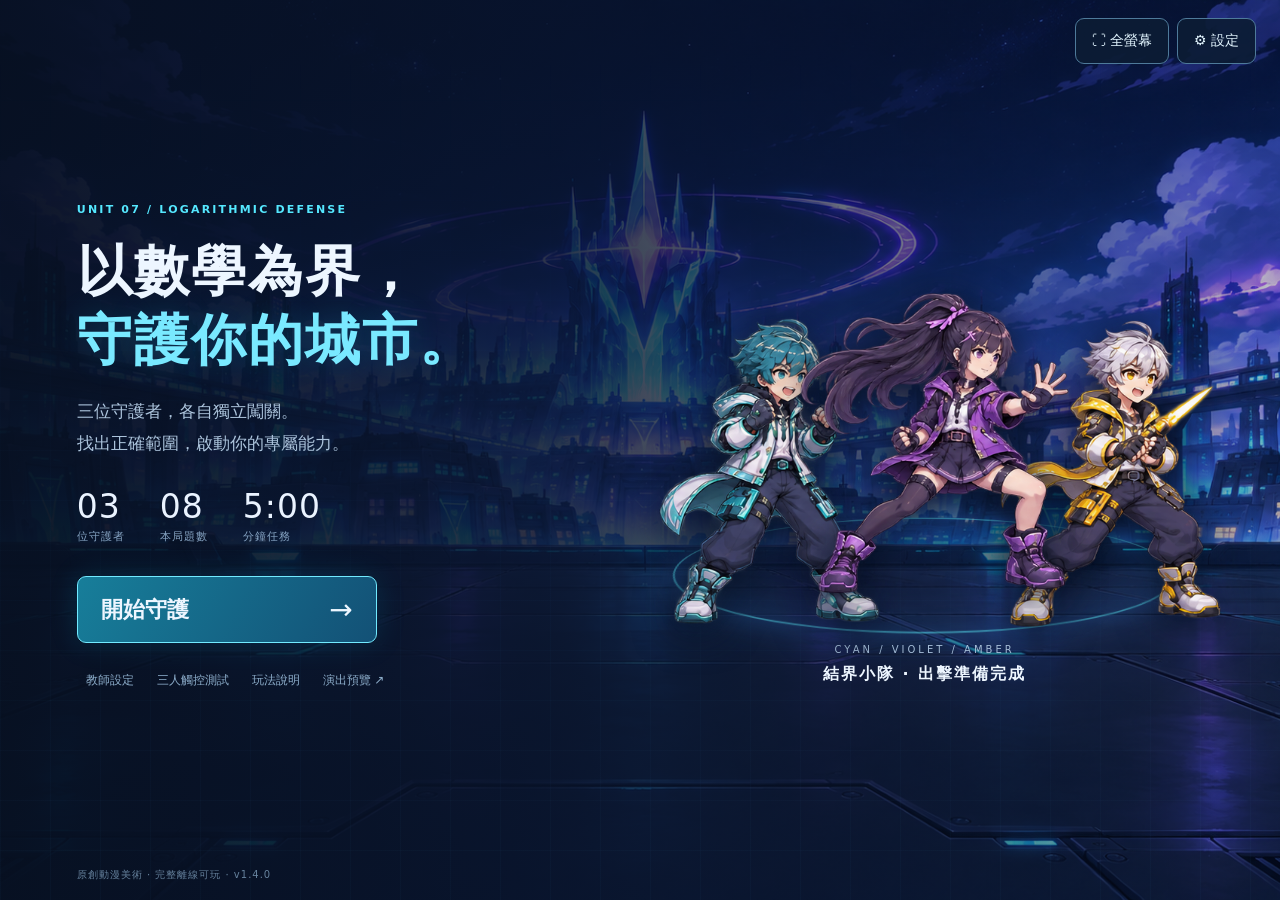
<file: index.html>
<!doctype html>
<html lang="zh-Hant">
<head>
  <meta charset="utf-8">
  <meta name="viewport" content="width=device-width, initial-scale=1, viewport-fit=cover">
  <meta name="theme-color" content="#080f23">
  <meta name="description" content="對數結界防衛戰：三人獨立觸控、十幕動漫戰鬥與高中對數心算挑戰。">
  <title>對數結界防衛戰 · 三人守護任務</title>
  <link rel="icon" href="assets/icon.svg" type="image/svg+xml">
  <link rel="stylesheet" href="styles.css?v=1.4.0">
  <script src="touch-guard.js?v=1.4.0"></script>
  <script defer src="controls.js?v=1.4.0"></script>
  <script defer src="math.js?v=1.4.0"></script>
  <script defer src="effects.js?v=1.4.0"></script>
  <script defer src="audio.js?v=1.4.0"></script>
  <script defer src="battle.js?v=1.4.0"></script>
  <script defer src="input.js?v=1.4.0"></script>
  <script defer src="app.js?v=1.4.0"></script>
</head>
<body>
  <header class="topbar">
    <a class="brand" href="#" aria-label="對數結界防衛戰"><span class="brand-icon">⬡</span><span>對數結界防衛戰<small>LOG BARRIER / 三人守護任務</small></span></a>
    <div class="mission-clock"><span id="phase-label">準備出擊</span><b id="clock">05:00</b><span class="clock-track"><i id="clock-fill"></i></span></div>
    <nav class="top-actions" aria-label="教師控制"><button id="pause-button" disabled>Ⅱ 暫停</button><button id="sound-button" aria-pressed="true">♪ 音效開</button><button id="fullscreen-button">⛶ 全螢幕</button><button id="settings-button">⚙ 設定</button></nav>
  </header>
  <main id="arena" class="arena" aria-label="三人獨立遊戲區"></main>
  <footer class="footer"><span>UNIT 07 · 真數條件 × 對數不等式</span><span id="touch-status">三區獨立觸控 · v1.4.0</span><span id="session-status">拖曳端點，或使用 ＋／− 調整</span></footer>

  <div id="welcome" class="welcome">
    <nav class="welcome-toolbar" aria-label="標題畫面控制"><button id="welcome-fullscreen">⛶ 全螢幕</button><button id="welcome-settings-top">⚙ 設定</button></nav>
    <div class="welcome-grid"></div>
    <div class="welcome-inner">
      <div class="welcome-copy"><span class="eyebrow">UNIT 07 / LOGARITHMIC DEFENSE</span><h1>以數學為界，<br><em>守護你的城市。</em></h1><p>三位守護者，各自獨立闖關。<br>找出正確範圍，啟動你的專屬能力。</p><div class="welcome-facts"><span>03<small>位守護者</small></span><span><b id="welcome-question-count">08</b><small>本局題數</small></span><span><b id="welcome-duration">5:00</b><small>分鐘任務</small></span></div><button class="start-button" id="start-button">開始守護 <span>→</span></button><div class="welcome-links"><button id="welcome-settings">教師設定</button><button id="touch-test-button">三人觸控測試</button><button id="help-button">玩法說明</button><a class="preview-link" href="animation-preview.html">演出預覽 ↗</a></div></div>
      <div class="squad-preview"><div class="squad-orbit"></div><div class="squad-hero h0"></div><div class="squad-hero h1"></div><div class="squad-hero h2"></div><div class="squad-caption"><span>CYAN / VIOLET / AMBER</span><b>結界小隊 · 出擊準備完成</b></div></div>
    </div><div class="welcome-version">原創動漫美術 · 完整離線可玩 · v1.4.0</div>
  </div>

  <div id="briefing" class="briefing hidden"><div class="briefing-card"><span class="eyebrow">操作演練</span><h2>把安全範圍交給你。</h2><p>拖曳數線端點，或按 ＋／− 調整。<br>點選 <b>○ 空心 / ● 實心</b> 決定是否包含端點。<br>無限延伸時，選 <b>−∞ / ＋∞</b>，再按「啟動」。</p><div class="demo-interval"><span>2</span><i></i><span>6</span></div><p class="briefing-example">示範：2 ＜ x ≤ 6 → 左空心、右實心</p><div class="briefing-bottom"><b id="briefing-count">15</b><span>秒後三區同時開始</span><button id="skip-briefing">已了解，立即出擊</button></div></div></div>

  <dialog id="settings-dialog"><form id="settings-form" method="dialog"><div class="dialog-title"><div><span class="eyebrow">TEACHER CONSOLE</span><h2>任務設定</h2></div><button type="button" class="close-dialog" data-close="settings-dialog" aria-label="關閉">×</button></div><div class="settings-names"><label>1 號守護者<input name="name0" maxlength="10" value="1號守護者"></label><label>2 號守護者<input name="name1" maxlength="10" value="2號守護者"></label><label>3 號守護者<input name="name2" maxlength="10" value="3號守護者"></label></div><fieldset class="question-selection"><legend>個別出題設定</legend><p class="question-selection-description">勾選本局要出的題目；預設第 1～8 題。</p><div id="question-options" class="question-options"></div><p id="question-selection-summary" role="status">已選 8 題 · 滿分 60 分 · 同時套用三區</p><p id="question-selection-error" class="hidden" role="alert">請至少勾選一題，才能儲存設定。</p></fieldset><label class="setting-row">任務總時長<select name="duration"><option value="270">4 分 30 秒</option><option value="285">4 分 45 秒</option><option value="300" selected>5 分 00 秒（預設）</option><option value="315">5 分 15 秒</option><option value="330">5 分 30 秒</option><option value="345">5 分 45 秒</option><option value="360">6 分 00 秒</option><option value="375">6 分 15 秒</option><option value="390">6 分 30 秒</option></select></label><label class="setting-row">介面配色<select name="theme"><option value="dark">深色科技</option><option value="light">明亮教室</option></select></label><label class="setting-row">動態效果<select name="effects"><option value="standard">標準 · 完整戰鬥</option><option value="gentle">柔和 · 減少閃光</option></select></label><label class="setting-row">音效音量<select name="volume"><option value="0.25">低音量</option><option value="0.45">標準音量</option><option value="0.7">較大音量</option></select></label><p class="setting-note">題數與滿分依勾選題目決定；未勾選的題目也不會出現在加練。開場教學 15 秒；最後 15 秒包含末次演出與結算。較快完成者可繼續加練。設定將套用到下一局。</p><div class="dialog-actions"><button type="button" id="end-session-button">本局結算</button><button type="button" id="restart-button">回到準備畫面</button><button class="primary" type="submit">儲存設定</button></div></form></dialog>

  <dialog id="help-dialog"><div class="dialog-title"><div><span class="eyebrow">HOW TO PLAY</span><h2>三人各自守護</h2></div><button class="close-dialog" data-close="help-dialog" aria-label="關閉">×</button></div><ol class="help-list"><li>先找每個對數的真數條件，再解不等式，取共同範圍。</li><li>左右兩列各設定一個端點。○ 表示不包含，● 表示包含。</li><li>拖曳端點可快速調整；＋／− 每次增減 1。端點都設定好後按「啟動」。</li><li>無界範圍用 −∞ 或 ＋∞；無限端點沒有空心／實心之分。</li><li>首答正確取得全分；錯一次後答對 80%；錯兩次以上或用提示後答對 60%；看詳解略過為 0 分。</li><li>第 1～4 題各 5 分，第 5～8 題各 10 分，第 9～10 題各 20 分。滿分為勾選題目的配分加總；加練只使用已勾選題目，另計題數，不改主線成績。</li></ol><p>需要離開畫面時，請使用頂端「暫停」。切到其他分頁也會自動暫停。</p></dialog>

  <dialog id="touch-dialog"><div class="dialog-title"><div><span class="eyebrow">MULTI-TOUCH CHECK</span><h2>三人同時觸控測試</h2></div><button class="close-dialog" data-close="touch-dialog" aria-label="關閉">×</button></div><p>三人同時按住各自區域，並快速交錯連按。數字應在觸碰當下更新。</p><div class="touch-pads"><button data-pad="0"><b>1</b><span>收到 <em>0</em> 次</span><small>目前觸點 0</small></button><button data-pad="1"><b>2</b><span>收到 <em>0</em> 次</span><small>目前觸點 0</small></button><button data-pad="2"><b>3</b><span>收到 <em>0</em> 次</span><small>目前觸點 0</small></button></div><p id="touch-total">目前同時觸點 0 · 最高 0</p><p class="setting-note">這裡顯示瀏覽器實際收到的觸點。可用同一畫面比較有線觸控與無線 Touchback。</p></dialog>

  <dialog id="results-dialog" class="results-dialog"><div class="dialog-title"><div><span class="eyebrow">MISSION REPORT</span><h2>城市守護報告</h2></div><div class="result-header-actions"><button class="primary" id="play-again">再守護一次</button><button class="close-dialog" data-close="results-dialog" aria-label="關閉">×</button></div></div><div id="result-cards" class="result-cards"></div><div class="review-heading"><h3>題目與解說重播</h3><select id="review-player" aria-label="選擇守護者"></select></div><div id="review-list" class="review-list"></div><div class="dialog-actions"><button id="download-results">下載成績 CSV</button></div></dialog>
  <div id="pause-overlay" class="pause-overlay hidden"><div><span>Ⅱ</span><h2>任務暫停</h2><p>計時與三區動畫已暫停</p><button id="resume-button" class="primary">繼續守護</button></div></div>
</body>
</html>
</file>
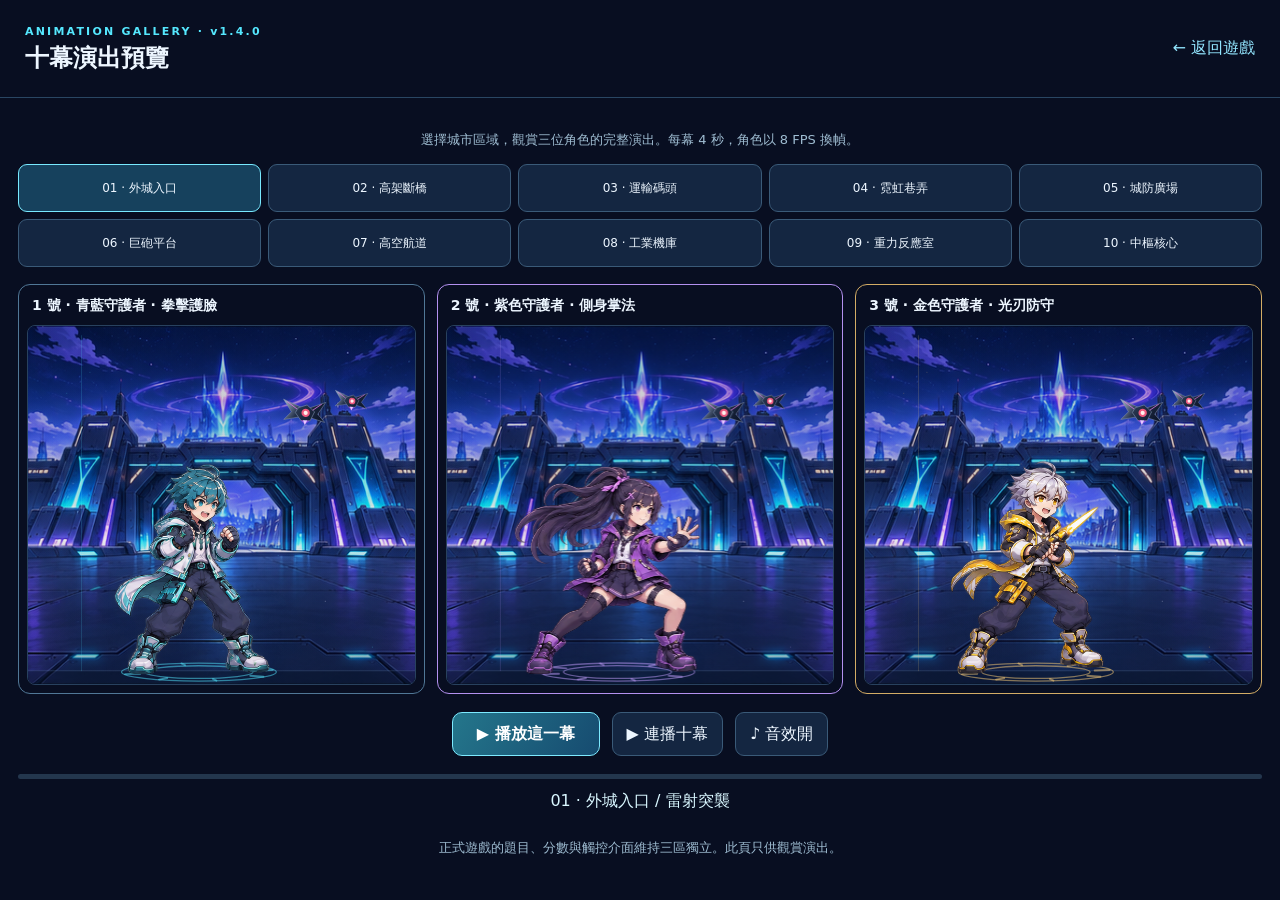
<file: animation-preview.html>
<!doctype html><html lang="zh-Hant"><head><meta charset="utf-8"><meta name="viewport" content="width=device-width,initial-scale=1"><title>十幕演出預覽 · 對數結界防衛戰</title><link rel="icon" href="assets/icon.svg"><link rel="stylesheet" href="styles.css?v=1.4.0"><style>body{overflow:auto}.preview-header{display:flex;justify-content:space-between;align-items:center;gap:15px;padding:20px 25px;border-bottom:1px solid #294663}.preview-header h1{font-size:24px;margin:3px 0}.preview-header a{color:#93e6ff;text-decoration:none}.preview-main{max-width:1500px;margin:0 auto;padding:18px}.stage-options{display:grid;grid-template-columns:repeat(5,minmax(100px,1fr));gap:7px;margin:12px 0 17px}.stage-options button{font-size:12px;min-height:48px}.stage-options .selected{border-color:#78e9ff;background:#16415d}.preview-scenes{display:grid;grid-template-columns:repeat(3,minmax(0,1fr));gap:12px}.preview-scenes article{border:1px solid #507796;border-radius:12px;padding:8px}.preview-scenes h2{font-size:14px;margin:4px 5px 10px}.preview-scenes .scene{height:clamp(200px,40vh,460px)}.preview-controls{display:flex;align-items:center;justify-content:center;gap:12px;flex-wrap:wrap;padding:18px 0}.preview-progress{height:5px;background:#23364d;border-radius:5px;overflow:hidden}.preview-progress i{height:100%;display:block;width:0;background:#6be6ff}.preview-copy{text-align:center;color:#9fbdd2;font-size:13px;line-height:1.7}.preview-status{text-align:center;font-size:16px;color:#d9f7ff;padding:12px}.preview-status b{color:#7ceaff}.preview-scenes article:nth-child(2){border-color:#b390ef}.preview-scenes article:nth-child(3){border-color:#d3ac65}@media(max-width:800px){.stage-options{grid-template-columns:repeat(2,1fr)}.preview-scenes{grid-template-columns:repeat(3,minmax(260px,1fr));overflow:auto}.preview-header{padding:15px}.preview-header h1{font-size:20px}}</style><script src="touch-guard.js?v=1.4.0"></script><script defer src="effects.js?v=1.4.0"></script><script defer src="audio.js?v=1.4.0"></script><script defer src="battle.js?v=1.4.0"></script><script defer src="preview.js?v=1.4.0"></script></head><body><header class="preview-header"><div><span class="eyebrow">ANIMATION GALLERY · v1.4.0</span><h1>十幕演出預覽</h1></div><a href="index.html">← 返回遊戲</a></header><main class="preview-main"><p class="preview-copy">選擇城市區域，觀賞三位角色的完整演出。每幕 4 秒，角色以 8 FPS 換幀。</p><div id="stage-options" class="stage-options"></div><div class="preview-scenes"><article><h2>1 號 · 青藍守護者 · 拳擊護臉</h2><div class="scene"><canvas aria-label="青藍角色演出"></canvas></div></article><article><h2>2 號 · 紫色守護者 · 側身掌法</h2><div class="scene"><canvas aria-label="紫色角色演出"></canvas></div></article><article><h2>3 號 · 金色守護者 · 光刃防守</h2><div class="scene"><canvas aria-label="金色角色演出"></canvas></div></article></div><div class="preview-controls"><button class="primary" id="play-scene">▶ 播放這一幕</button><button id="play-all">▶ 連播十幕</button><button id="preview-sound" aria-pressed="true">♪ 音效開</button></div><div class="preview-progress"><i id="preview-progress"></i></div><div id="preview-status" class="preview-status"></div><p class="preview-copy">正式遊戲的題目、分數與觸控介面維持三區獨立。此頁只供觀賞演出。</p></main></body></html>
</file>
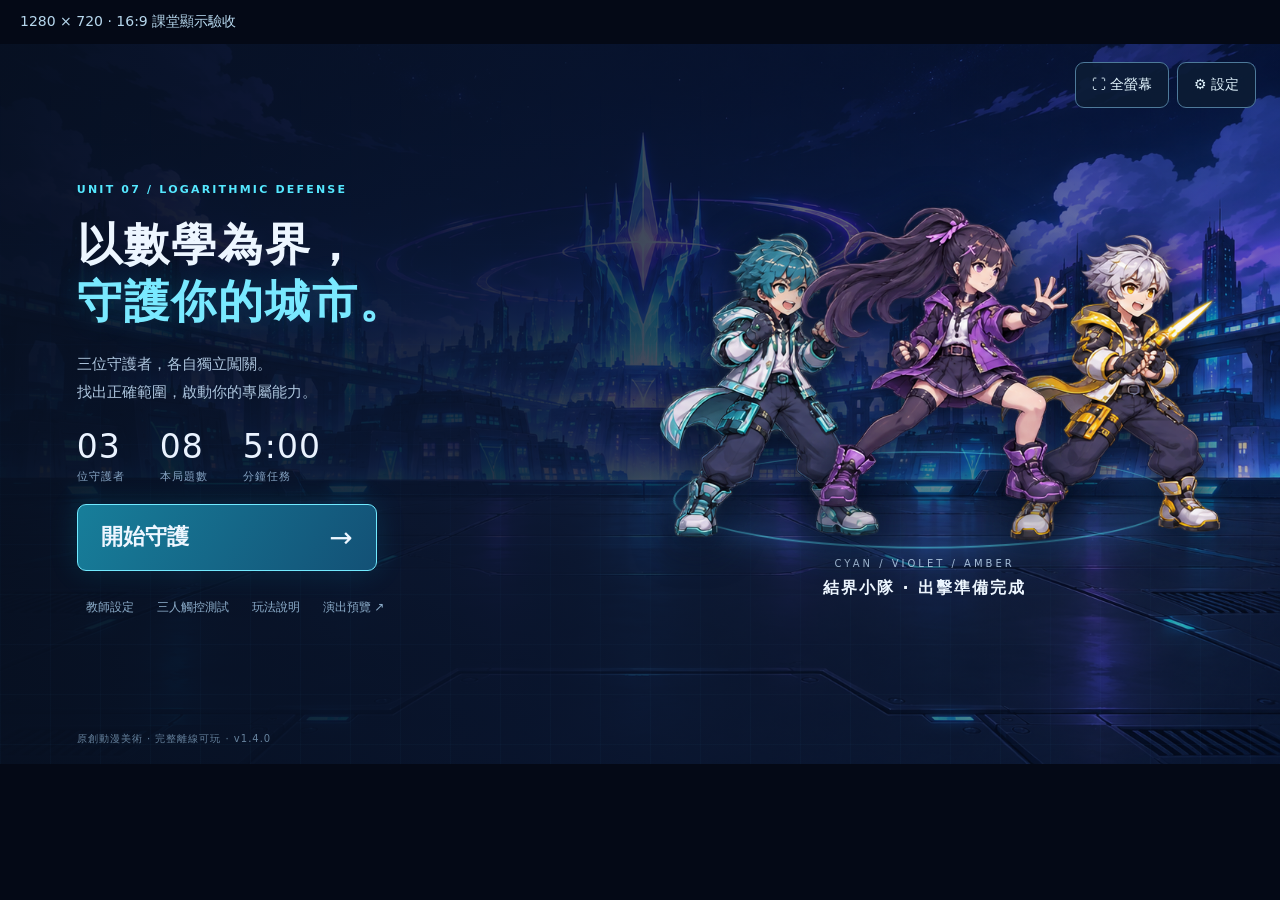
<file: tests/layout-1280.html>
<!doctype html><html lang="zh-Hant"><meta charset="utf-8"><title>1280 × 720 遊戲排版驗收</title><style>body{margin:0;background:#040916;color:#b6d7ed;font:14px system-ui}header{height:44px;display:flex;align-items:center;padding:0 20px}iframe{width:1280px;height:720px;border:0;display:block}</style><header>1280 × 720 · 16:9 課堂顯示驗收</header><iframe src="../index.html" title="1280×720遊戲"></iframe></html>
</file>
<file: styles.css>
:root{color-scheme:dark;--bg:#080e21;--panel:#101c36;--ink:#edf6ff;--muted:#8cabc4;--line:#284767;--cyan:#55e8ff;--violet:#c3a0ff;--amber:#ffd17b;--font:system-ui,-apple-system,"Microsoft JhengHei","Noto Sans TC",sans-serif}
*{box-sizing:border-box}body{margin:0;background:var(--bg);color:var(--ink);font-family:var(--font);overflow:hidden}button,input,select{font:inherit}button{color:inherit;background:#142641;border:1px solid #3a5a78;border-radius:9px;cursor:pointer;min-height:44px;padding:8px 14px;touch-action:manipulation;-webkit-tap-highlight-color:transparent}button:hover{filter:brightness(1.16)}button:focus-visible,a:focus-visible,summary:focus-visible{outline:3px solid #fff;outline-offset:2px}button:disabled{opacity:.4;cursor:default}button.pressed{filter:brightness(1.5);box-shadow:inset 0 0 15px #ffffff30}button.primary,.primary{background:linear-gradient(120deg,#24768b,#164b70);border:1px solid #7deaff;color:#fff;font-weight:800;border-radius:10px;padding:10px 24px;min-height:44px}.hidden{display:none!important}
.topbar{height:70px;display:flex;align-items:center;justify-content:space-between;padding:8px 22px;border-bottom:1px solid #27415d;background:#0a1427;gap:16px}.brand{display:flex;align-items:center;gap:10px;color:inherit;text-decoration:none;font-size:21px;font-weight:900;letter-spacing:1px;white-space:nowrap}.brand-icon{color:var(--cyan);font-size:40px}.brand small{display:block;font-size:9px;font-weight:600;letter-spacing:2px;color:var(--muted);margin-top:2px}.mission-clock{display:grid;grid-template-columns:auto auto;gap:1px 12px;align-items:center;min-width:160px}.mission-clock>span:first-child{color:var(--muted);font-size:12px}.mission-clock b{font-size:30px;letter-spacing:2px;font-variant-numeric:tabular-nums;font-weight:700}.clock-track{grid-column:1/-1;height:3px;border-radius:3px;background:#21334c;overflow:hidden}.clock-track i{display:block;background:var(--cyan);width:100%;height:100%;transition:width .2s}.top-actions{display:flex;gap:6px}.top-actions button{font-size:12px;padding:7px 11px;background:#101e35}.arena{height:calc(100dvh - 95px);padding:10px 14px 4px;display:grid;grid-template-columns:repeat(3,minmax(0,1fr));gap:12px}.player{--accent:var(--cyan);position:relative;min-width:0;display:grid;grid-template-rows:35px 85px minmax(95px,1fr) 64px 94px 46px 38px;gap:5px;background:linear-gradient(145deg,#132440ed,#0c172beb);border:1px solid color-mix(in srgb,var(--accent) 40%,#182b47);border-radius:14px;padding:9px;overflow:hidden;box-shadow:0 0 25px #0003}.player[data-player="1"]{--accent:var(--violet)}.player[data-player="2"]{--accent:var(--amber)}.player-header{display:flex;align-items:center;gap:8px;min-width:0}.player-number{width:30px;height:30px;display:grid;place-items:center;border:1px solid var(--accent);color:var(--accent);border-radius:8px;font-size:18px;font-weight:800}.player-name{font-weight:700;white-space:nowrap;overflow:hidden;text-overflow:ellipsis;font-size:15px;flex:1}.score{font-size:25px;font-weight:800;font-variant-numeric:tabular-nums;color:var(--accent)}.score small{font-size:11px;color:var(--muted);font-weight:400}.question-card{background:linear-gradient(110deg,#19355377,#121d36);border:1px solid #315270;border-left:3px solid var(--accent);border-radius:8px;padding:7px 10px;display:flex;flex-direction:column;justify-content:center;min-width:0}.question-meta{display:flex;justify-content:space-between;gap:5px;font-size:10px;letter-spacing:.3px;color:var(--accent)}.question-meta .points{color:var(--muted)}.formula{font-family:Cambria,"Times New Roman",serif;text-align:center;font-size:29px;line-height:1.2;white-space:nowrap;min-height:33px;color:var(--ink);margin:2px 0}.formula.long{font-size:23px}.formula sub{font-size:.55em;display:inline-block;vertical-align:-.2em}.frac{display:inline-flex;vertical-align:middle;flex-direction:column;text-align:center;line-height:1;font-size:.85em}.frac span:first-child{border-bottom:1px solid currentColor;padding:0 2px 2px}.frac span:last-child{padding-top:2px}.question-instruction{text-align:center;font-size:11px;color:var(--muted);line-height:1.3}.scene{position:relative;min-height:0;border-radius:8px;overflow:hidden;background:#0b1730 url('assets/city.png') center 65%/cover;border:1px solid #28415e}.scene:after{position:absolute;inset:0;content:"";pointer-events:none;background:linear-gradient(0deg,#07132a99,transparent 35%)}.scene canvas{position:relative;z-index:1;width:100%;height:100%;display:block}.scene-label{position:absolute;top:7px;left:8px;z-index:2;display:flex;align-items:center;gap:7px;font-size:10px;color:#e3edff;background:#07152bba;padding:4px 7px;border:1px solid #7599bc55;border-radius:5px;pointer-events:none}.scene-label i{width:5px;height:5px;border-radius:50%;background:var(--accent);box-shadow:0 0 7px var(--accent)}.scene-subtitle{position:absolute;bottom:7px;left:5px;right:5px;text-align:center;font-size:12px;font-weight:700;color:#fff;z-index:3;text-shadow:0 1px 4px #000;pointer-events:none;min-height:16px}.numberline{border:1px solid #31516c;background:#0a182f;border-radius:8px;position:relative;touch-action:none;user-select:none}.numberline canvas{width:100%;height:100%;display:block;touch-action:none}.answer-editor{display:grid;grid-template-rows:repeat(2,44px);gap:5px}.bound-row{display:grid;grid-template-columns:33px 46px 44px minmax(36px,1fr) 44px 65px;gap:4px;align-items:center}.bound-row label{font-size:12px;color:var(--muted)}.bound-row button{padding:3px 4px;min-height:44px;border-radius:7px;font-size:19px;touch-action:none}.bound-row .infinity{font-size:19px}.bound-row .endpoint{font-size:12px}.bound-row .bound-value{display:flex;align-items:center;justify-content:center;min-height:44px;color:var(--accent);font-weight:800;font-size:23px;background:#07152a;border:1px solid #2d4c66;border-radius:7px;font-variant-numeric:tabular-nums}.bound-row .active{border-color:var(--accent);background:color-mix(in srgb,var(--accent) 15%,#10243d)}.actions{display:grid;grid-template-columns:61px 65px 1fr;gap:5px}.actions button{padding:5px;font-size:12px;min-height:44px;touch-action:none}.actions .activate{background:linear-gradient(120deg,color-mix(in srgb,var(--accent) 30%,#0e334d),#16314d);border-color:var(--accent);font-size:17px;font-weight:800;box-shadow:inset 0 0 10px color-mix(in srgb,var(--accent) 12%,transparent)}.feedback{display:flex;align-items:center;gap:6px;padding:4px 7px;border-radius:6px;background:#06122580;color:var(--muted);font-size:11px;line-height:1.35;overflow:hidden}.feedback.good{color:#b5ffe0;border:1px solid #64ffb45c}.feedback.bad{color:#ffbaad;border:1px solid #ff8c785c}.feedback.hint{color:#ffe2a1;border:1px solid #ffdc7960}.feedback .interval{font-family:Cambria,serif;font-size:18px;color:var(--accent)}.player.complete .question-card{border-color:var(--accent)}.explanation-sheet{position:absolute;inset:auto 8px 8px;z-index:6;background:#10213cf5;border:1px solid var(--accent);border-radius:12px;padding:16px;box-shadow:0 -15px 50px #0009;max-height:80%;overflow:auto}.explanation-sheet h3{margin:0 0 10px;color:var(--accent)}.explanation-sheet .solution-answer{font-size:27px;text-align:center;margin:12px 0}.explanation-sheet p{font-size:14px;line-height:1.7}.explanation-sheet button{width:100%;margin-top:10px}.footer{height:25px;padding:2px 18px;display:flex;justify-content:space-between;align-items:center;font-size:10px;color:#6986a2;gap:10px;white-space:nowrap}
.welcome{position:fixed;inset:0;z-index:20;background:#080e21 url('assets/city.png') center/cover;overflow:auto}.welcome:before{content:"";position:absolute;inset:0;background:linear-gradient(90deg,#071021f5 0%,#08132ad9 42%,#09142b44 100%)}.welcome-grid{position:absolute;inset:0;background-image:linear-gradient(#67c5ff07 1px,transparent 1px),linear-gradient(90deg,#67c5ff07 1px,transparent 1px);background-size:50px 50px;mask-image:linear-gradient(0deg,#000,transparent)}.welcome-inner{position:relative;max-width:1450px;min-height:100dvh;margin:auto;padding:70px 6%;display:grid;grid-template-columns:1fr 1fr;align-items:center;gap:12px}.eyebrow{font-size:11px;letter-spacing:2.2px;font-weight:700;color:var(--cyan)}.welcome h1{font-size:clamp(36px,4.3vw,67px);line-height:1.25;margin:20px 0;letter-spacing:2px}.welcome h1 em{font-style:normal;color:#79e9ff;text-shadow:0 0 30px #15c1f633}.welcome p{color:#adc5dd;font-size:17px;line-height:1.9}.welcome-facts{display:flex;gap:35px;margin:28px 0 32px}.welcome-facts>span{font-size:33px;color:#eaf3ff;letter-spacing:1px;font-variant-numeric:tabular-nums}.welcome-facts small{display:block;font-size:11px;letter-spacing:1px;color:#87a5c4;margin-top:3px}.start-button{display:flex;justify-content:space-between;align-items:center;width:300px;padding:16px 23px;border-color:#72eaff;background:linear-gradient(120deg,#177e9a,#135176);font-weight:800;font-size:22px;box-shadow:0 0 30px #0dc5f822;min-height:64px}.start-button span{font-weight:400;font-size:28px}.welcome-links{display:flex;gap:5px;margin-top:15px}.welcome-links button{border:0;background:transparent;color:#8eafcc;font-size:12px;padding:4px 9px}.welcome-version{position:absolute;bottom:18px;left:6%;color:#66829d;font-size:10px;letter-spacing:1px}.squad-preview{position:relative;height:500px;min-width:0}.squad-orbit{position:absolute;width:90%;height:30%;left:5%;bottom:55px;border:2px solid #56e4ff88;box-shadow:0 0 35px #3686e955,inset 0 0 55px #3686e944;border-radius:50%;transform:perspective(500px) rotateX(40deg)}.squad-hero{position:absolute;bottom:60px;width:50%;height:390px;background-image:url('assets/heroes.png');background-size:300% 400%;background-repeat:no-repeat;filter:drop-shadow(0 5px 20px #061022);animation:float 4s ease-in-out infinite}.squad-hero.h0{left:-4%;background-position:0 0;z-index:2;transform:rotate(-5deg)}.squad-hero.h1{left:28%;background-position:50% 0;bottom:85px;z-index:3;animation-delay:-1s}.squad-hero.h2{left:59%;background-position:100% 0;animation-delay:-2s}.squad-caption{position:absolute;bottom:15px;width:100%;text-align:center}.squad-caption span{display:block;color:#a6bed8;font-size:10px;letter-spacing:3px}.squad-caption b{display:block;font-size:16px;letter-spacing:2px;margin-top:9px}.briefing{position:fixed;inset:0;background:#050b1bdc;backdrop-filter:blur(9px);z-index:22;display:grid;place-items:center}.briefing-card{width:min(600px,92vw);background:linear-gradient(140deg,#183651,#0e1c34);border:1px solid #67dfff88;padding:32px;border-radius:20px;box-shadow:0 0 80px #00bdff19}.briefing-card h2{font-size:30px;margin:13px 0}.briefing-card p{line-height:1.9;color:#b6ccdf;font-size:16px}.briefing-card b{color:#d9faff}.demo-interval{margin:26px 18px;display:flex;align-items:center;position:relative;color:#7ce8ff;font-weight:800;font-size:20px}.demo-interval i{height:5px;flex:1;background:#68e8ff;margin:0 9px;box-shadow:0 0 15px #5be6ff}.demo-interval i:before,.demo-interval i:after{content:"";position:absolute;width:19px;height:19px;top:4px;border:3px solid #82eeff;border-radius:50%;background:#16304a}.demo-interval i:before{left:17px}.demo-interval i:after{right:17px;background:#82eeff}.briefing-example{text-align:center;font-size:14px!important}.briefing-bottom{display:flex;align-items:center;gap:10px;border-top:1px solid #36516a;padding-top:15px}.briefing-bottom>b{font-size:32px}.briefing-bottom>span{font-size:12px;color:#a6c0d3;flex:1}.briefing-bottom button{font-size:12px}.pause-overlay{position:fixed;inset:0;z-index:25;background:#061020d9;backdrop-filter:blur(10px);display:grid;place-items:center;text-align:center}.pause-overlay>div>span{font-size:50px;color:var(--cyan)}.pause-overlay h2{font-size:32px}.pause-overlay p{color:var(--muted)}
dialog{color:var(--ink);background:#0f1e35;border:1px solid #426485;border-radius:18px;padding:25px;width:min(760px,92vw);max-height:90dvh;box-shadow:0 25px 100px #0009}dialog::backdrop{background:#020716ba;backdrop-filter:blur(6px)}.dialog-title{display:flex;align-items:flex-start;justify-content:space-between;gap:15px;margin-bottom:22px}.dialog-title h2{margin:5px 0 0;font-size:26px}.close-dialog{font-size:25px;min-width:44px;background:transparent;border-color:#405c76;padding:2px}.settings-names{display:grid;grid-template-columns:repeat(3,1fr);gap:10px}.settings-names label{font-size:12px;color:var(--muted)}input,select{color:var(--ink);background:#09172b;border:1px solid #3d5b75;border-radius:7px;min-height:44px;padding:8px;max-width:100%}.settings-names input{width:100%;display:block;margin-top:7px}.setting-row{display:flex;justify-content:space-between;align-items:center;gap:15px;margin-top:17px;font-size:14px}.setting-row select{min-width:190px}.setting-note{color:var(--muted);font-size:12px;line-height:1.8;margin:20px 0}.dialog-actions{display:flex;justify-content:flex-end;gap:10px;border-top:1px solid #2b435e;padding-top:17px;margin-top:20px}.help-list{padding-left:23px;color:#bed0df;line-height:1.8}.help-list li{padding:5px}.touch-pads{display:grid;grid-template-columns:repeat(3,1fr);gap:10px}.touch-pads button{height:200px;touch-action:none;user-select:none;display:flex;align-items:center;justify-content:center;flex-direction:column;gap:10px;border-color:var(--cyan)}.touch-pads button:nth-child(2){border-color:var(--violet)}.touch-pads button:nth-child(3){border-color:var(--amber)}.touch-pads b{font-size:40px}.touch-pads em{font-style:normal;font-size:25px;color:var(--cyan)}.touch-pads small{color:var(--muted)}.results-dialog{width:min(1100px,96vw)}.result-cards{display:grid;grid-template-columns:repeat(3,1fr);gap:12px}.result-card{border:1px solid #4d6b85;background:#102640;padding:17px;border-radius:12px}.result-card:nth-child(1){border-color:var(--cyan)}.result-card:nth-child(2){border-color:var(--violet)}.result-card:nth-child(3){border-color:var(--amber)}.result-card h3{margin:0;font-size:16px}.result-card b{font-size:45px;display:block;margin:9px 0}.result-card small{font-size:12px;color:var(--muted)}.result-card p{font-size:12px;color:#acc6da;line-height:1.8;margin-bottom:0}.review-heading{display:flex;align-items:center;justify-content:space-between;margin-top:18px}.review-list{max-height:36dvh;overflow:auto}.review-list details{border-bottom:1px solid #2e465f;padding:12px 5px}.review-list summary{cursor:pointer;display:flex;justify-content:space-between;gap:10px;font-size:14px}.review-list .review-formula{font-size:24px;margin:15px 0}.review-list p{color:#bcd0e1;line-height:1.8;font-size:14px}.review-list button{font-size:12px}.replay-progress{display:flex;gap:5px}.replay-progress span{flex:1;height:4px;background:#28415e;border-radius:3px}.replay-progress span.on{background:#78dfff;box-shadow:0 0 9px #78dfff}
body.light{color-scheme:light;--bg:#dae5ef;--panel:#fff;--ink:#102e47;--muted:#426783;--line:#a9c3d8}body.light .topbar{background:#f5faff;border-color:#a7bfd2}body.light .player{background:linear-gradient(145deg,#f6fbff,#dfebf6);border-color:#8faec7}body.light .question-card{background:#f8fcff;border-color:#a1bdd2}body.light .feedback{background:#f0f7fc}body.light .numberline{background:#f6fcff}body.light .bound-row .bound-value{background:#f8fcff;color:#15496c}body.light button{background:#e5f2ff;color:#163e5b;border-color:#a0bdd5}body.light .actions .activate{background:#235c7a;color:#fff}body.light .question-meta{color:#2b648a}body.light .score{color:#255e84}body.light dialog{background:#eaf4fd;color:#12364f}body.light input,body.light select{background:#f8fcff;color:#163c5d}body.light .feedback.good{color:#12623d}body.light .feedback.bad{color:#9a341d}body.light .feedback.hint{color:#805800}body.light .footer{color:#42617c}body.light .explanation-sheet{background:#f1f9fff5;color:#183d58}body.light .result-card{background:#dcecf9}body.light .review-list p{color:#335b77}body.light .help-list{color:#31526c}
.squad-hero{width:60%;height:auto;aspect-ratio:1}.squad-hero.h0{left:-8%}.squad-hero.h1{left:23%}.squad-hero.h2{left:54%}.welcome{overflow-x:hidden}.bound-row button{white-space:nowrap}.bound-row .infinity{font-size:17px;letter-spacing:-1px}.review-replay-scene{height:190px;margin:12px 0;background:#0a1730 url('assets/city.png') center/cover;border:1px solid #385771;border-radius:10px}.review-replay-scene canvas{width:100%;height:100%;display:block}
@keyframes float{0%,100%{translate:0 0}50%{translate:0 -10px}}
.scene-math{position:absolute;z-index:3;left:7px;right:7px;top:36px;padding:5px 7px;color:#e3faff;background:#07182ce8;border:1px solid #74d4ff55;border-radius:6px;font:12px/1.5 var(--font);text-align:center;pointer-events:none}.scene-math sub{font-size:.7em}
body.light .result-card p{color:#355c7b}body.light .player-number,body.light .explanation-sheet h3{color:#245e86}body.light button:focus-visible{outline-color:#174b70}
@media(max-height:760px){.topbar{height:60px;padding:5px 16px}.arena{height:calc(100dvh - 83px);padding-top:7px;gap:9px}.player{grid-template-rows:31px 80px minmax(92px,1fr) 58px 92px 44px 34px;padding:7px;gap:4px}.formula{font-size:26px}.formula.long{font-size:21px}.footer{height:23px}.scene-label{font-size:9px}.feedback{font-size:10px}.welcome-inner{padding-top:40px;padding-bottom:40px}.squad-preview{height:420px}.squad-hero{height:330px}.welcome h1{font-size:45px}.welcome-facts{margin:20px 0}.welcome p{font-size:15px}.question-instruction{font-size:10px}}
@media(max-width:1150px){.brand{font-size:17px}.brand small{font-size:8px}.top-actions{gap:4px}.top-actions button{padding:6px 8px;font-size:11px}.mission-clock{min-width:130px}.bound-row{grid-template-columns:27px 44px 44px minmax(30px,1fr) 44px 59px;gap:3px}.bound-row .endpoint{font-size:11px}.bound-row button{font-size:18px}.arena{padding-left:8px;padding-right:8px;gap:7px}.formula.long{font-size:19px}.question-meta{font-size:9px}.actions{grid-template-columns:53px 58px 1fr}.actions .activate{font-size:15px}.player-name{font-size:13px}}
@media(max-width:850px){body{overflow:auto}.topbar{height:auto;min-height:68px;flex-wrap:wrap;padding:8px 10px}.brand{flex:1}.brand small{display:none}.top-actions{order:3;width:100%;justify-content:center}.mission-clock b{font-size:25px}.arena{height:auto;min-height:620px;grid-template-columns:repeat(3,minmax(300px,1fr));overflow-x:auto;padding-bottom:12px}.player{min-height:620px}.footer{padding:5px 10px}.footer span:first-child{display:none}.welcome-inner{grid-template-columns:1fr;padding:40px 8%;min-height:100dvh}.welcome-copy{position:relative;z-index:2}.welcome h1{font-size:38px}.welcome p{font-size:14px}.squad-preview{position:absolute;right:0;bottom:50px;width:50%;opacity:.3}.welcome-version{position:relative;padding:12px;bottom:auto;left:auto}.settings-names{grid-template-columns:1fr}.result-cards{gap:6px}.result-card{padding:10px}.result-card h3{font-size:12px}.result-card b{font-size:34px}.welcome-facts{gap:23px}}
@media(prefers-reduced-motion:reduce){.squad-hero{animation:none}*{scroll-behavior:auto!important}}

/* v1.1: battle presentation contains no explanation overlays. */
.scene-label{max-width:calc(100% - 16px);white-space:nowrap;overflow:hidden;text-overflow:ellipsis;opacity:.82;font-size:9px}.scene-label span{overflow:hidden;text-overflow:ellipsis}.scene-math,.scene-subtitle{display:none!important}

.preview-link{color:#8eafcc;font-size:12px;min-height:44px;display:inline-flex;align-items:center;padding:4px 9px;text-decoration:none;white-space:nowrap}
.squad-hero{height:auto;background-size:400% 200%;animation:guard-idle 1s steps(1,end) infinite}.squad-hero.h0{background-image:url('assets/hero-cyan-idle-8.png');background-position:0 0;animation-delay:0s;transform:none}.squad-hero.h1{background-image:url('assets/hero-violet-idle-8.png');background-position:0 0;animation-delay:-.125s}.squad-hero.h2{background-image:url('assets/hero-amber-idle-8.png');background-position:0 0;animation-delay:-.25s}@keyframes guard-idle{0%{background-position:0% 0%;scale:1 var(--idle-scale-0,1);}12.5%{background-position:33.333333% 0%;scale:1 var(--idle-scale-1,1);}25%{background-position:66.666667% 0%;scale:1 var(--idle-scale-2,1);}37.5%{background-position:100% 0%;scale:1 var(--idle-scale-3,1);}50%{background-position:0% 100%;scale:1 var(--idle-scale-4,1);}62.5%{background-position:33.333333% 100%;scale:1 var(--idle-scale-5,1);}75%{background-position:66.666667% 100%;scale:1 var(--idle-scale-6,1);}87.5%{background-position:100% 100%;scale:1 var(--idle-scale-7,1);}100%{background-position:0% 0%;scale:1 var(--idle-scale-0,1);}}@media(prefers-reduced-motion:reduce){.squad-hero{animation:none}}
.question-selection{margin:20px 0 10px;border:1px solid #365775;border-radius:10px;padding:12px}.question-selection legend{font-weight:700;font-size:15px;padding:0 7px;color:var(--ink)}.question-selection-description{font-size:12px;color:var(--muted);margin:2px 0 12px}.question-options{display:grid;grid-template-columns:repeat(2,minmax(0,1fr));gap:7px}.question-option{display:flex;align-items:center;gap:10px;min-height:48px;padding:8px 10px;border:1px solid #2d4a65;border-radius:7px;cursor:pointer;background:#10223c}.question-option input{min-height:22px;width:22px;height:22px;margin:0;accent-color:#55dfff;flex:none}.question-option span{font-size:13px;color:#dbeafa}.question-option small{font-size:10px;margin-left:7px;color:#8eb2d2;white-space:nowrap}#question-selection-summary{font-size:12px;color:#85e8ff;margin:12px 0 0}#question-selection-error{font-size:13px;color:#ffc09f;margin:9px 0 0}#welcome-question-count{font-weight:400}body.light .question-option{background:#f7fbff;border-color:#9ebdd4}body.light .question-option span{color:#1c4869}body.light .question-option small{color:#456d8b}body.light #question-selection-summary{color:#155d7d}@media(max-width:550px){.question-options{grid-template-columns:1fr}.question-option span{font-size:12px}}

/* Classroom touch: cancel selection/callouts without blocking native form editing or dialog scrolling. */
body{-webkit-user-select:none;user-select:none;-webkit-touch-callout:none;overscroll-behavior:contain}
button,a,canvas,img{-webkit-touch-callout:none;-webkit-user-drag:none}
.player-header,.question-card,.scene,.numberline,.answer-editor,.actions,.feedback,[data-pad]{touch-action:none;-ms-touch-action:none}
.explanation-sheet{touch-action:pan-y}
input,textarea,[contenteditable="true"],[contenteditable="true"] *{-webkit-user-select:text;user-select:text;-webkit-touch-callout:default;touch-action:auto}

.welcome-toolbar{position:absolute;z-index:5;right:24px;top:18px;display:flex;gap:8px}.welcome-toolbar button{min-height:46px;padding:9px 16px;background:#0c1c34e8;border-color:#4e7a9a;color:#e3f6ff;font-size:14px}#welcome-duration{font-weight:400}
.results-dialog>.dialog-title{position:sticky;top:0;z-index:10;background:#0f1e35;padding:12px 0 15px;border-bottom:1px solid #365674;align-items:center;box-shadow:0 8px 14px #0f1e35}.result-header-actions{display:flex;align-items:center;gap:10px;flex:none}.result-header-actions #play-again{white-space:nowrap}body.light .results-dialog>.dialog-title{background:#eaf4fd;box-shadow:0 8px 14px #eaf4fd}
@media(max-width:550px){.welcome-toolbar{top:12px;right:12px;gap:6px}.welcome-toolbar button{padding:8px 11px}.welcome-inner{padding-top:85px}.result-header-actions{gap:5px}.result-header-actions #play-again{padding:8px 10px}.results-dialog .dialog-title h2{font-size:21px}}
</file>
